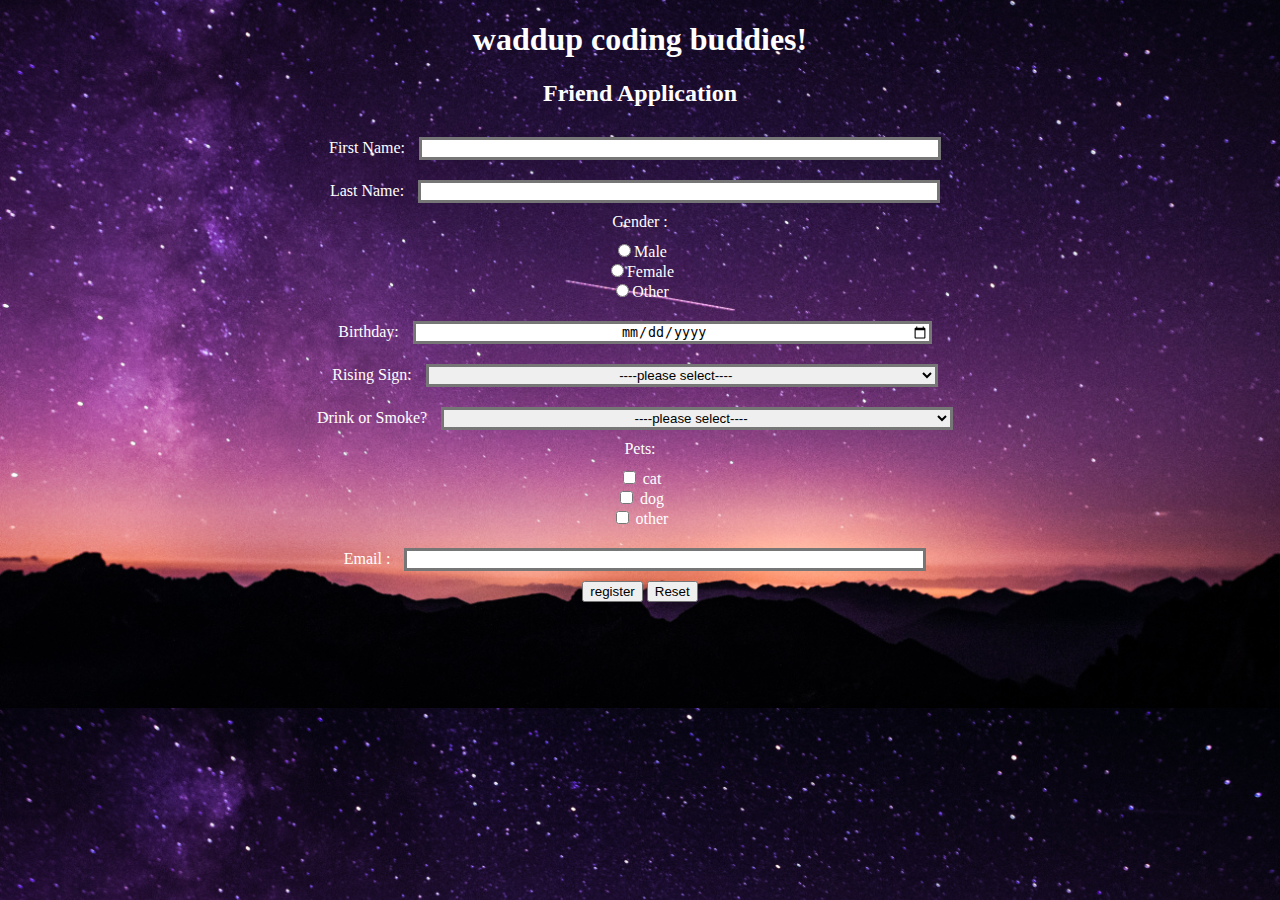
<file: index.html>
<!DOCTYPE html>
<html lang="en">
  <head>
    <meta charset="UTF-8" />
    <meta name="viewport" content="width=device-width, initial-scale=1.0" />
    <title>Document</title>
    <link rel="stylesheet" href="styles.css" />
  </head>
  <body>
    <form method="GET">
      <h1>waddup coding buddies!</h1>
      <h2>Friend Application</h2>
      First Name: <input type="text" name="firstName" id="" /><br />
      Last Name: <input type="text" name="lastName" id="" /><br />
      Gender :<br />
      <div class="gender">
        <input type="radio" name="gender" value="Male" />Male<br />
        <input type="radio" name="gender" value="Female" />Female<br />
        <input type="radio" name="gender" value="Other" />Other<br />
      </div>

      Birthday: <input type="date" id="" name="birthday" /><br />

      <label for="signs">
        Rising Sign:
        <select name="signs" id="signs">
          <option value="select">----please select----</option>
          <option value="aquarius">Aquarius</option>
          <option value="pisces">Pisces</option>
          <option value="aries">Aries</option>
          <option value="taurus">Taurus</option>
          <option value="gemini">Gemini</option>
          <option value="real">this stuff isn't real</option>
          <option value="cancer">Cancer</option>
          <option value="leo">Leo</option>
          <option value="virgo">Virgo</option>
          <option value="libra">Libra</option>
          <option value="scorpio">Scorpio</option>
          <option value="sagittarius">Sagittarius</option>
          <option value="capricorn">Capricorn</option>
        </select></label
      ><br />
      <label for="drugs"
        >Drink or Smoke?
        <select name="drugs" id="drugs">
          <option value="select">----please select----</option>
          <option value="drink">drink</option>
          <option value="smoke">smoke</option>
          <option value="yes">hell yii</option>
        </select> </label
      ><br />
      Pets:<br />
      <div class="pets">
        <input type="checkbox" name="cat" /> cat<br />
        <input type="checkbox" name="dog" /> dog<br />
        <input type="checkbox" name="other" /> other<br />
      </div>
      Email : <input type="email" name="email" id="" /><br />
      <input type="submit" value="register" />
      <input type="reset" name="" id="" />
    </form>
  </body>
</html>
</file>
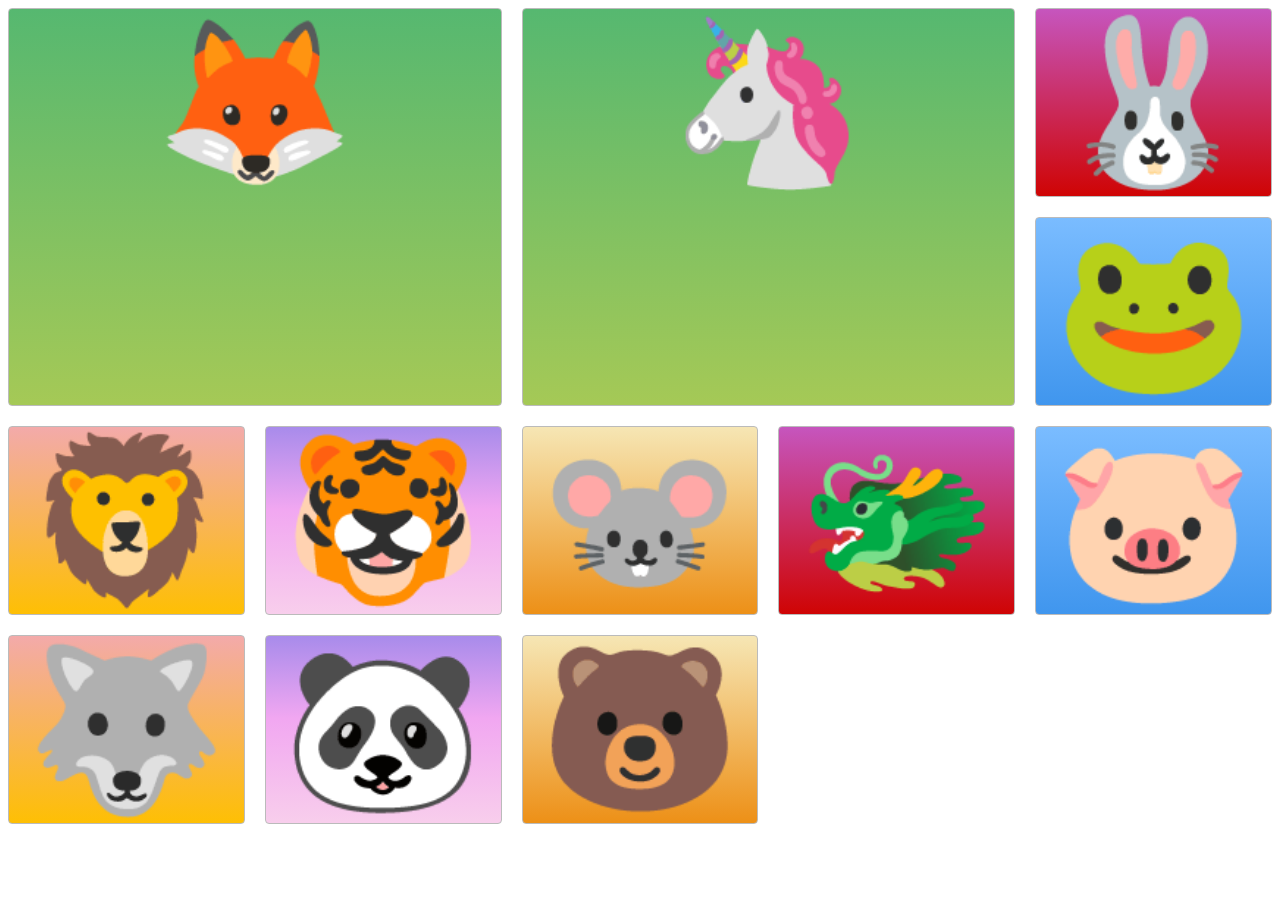
<file: css_grid/index.html>
<!DOCTYPE html>
<html>
<head>
  <!-- the below meta tag is default in most modern browsers. however if you have an
  older browser, the emojis may not show up properly. In which case you need this meta
  tag. Read more here: https://teamtreehouse.com/community/meta-charsetutf8-what-does-this-mean-or-what-does-it-do-i-deleted-it-from-the-code-and-nothing-changed -->
  <meta charset="utf-8" >  
  <title>Grid Master</title>
  <link rel="stylesheet" type="text/css" href="./style.css">
</head>
<body>
  <div class="container">
    <div class="zone green">🦊</div>
    <div class="zone red">🐰</div>
    <div class="zone blue">🐸</div>
    <div class="zone yellow">🦁</div>
    <div class="zone purple">🐯</div>
    <div class="zone brown">🐭</div>
    <div class="zone green">🦄</div>
    <div class="zone red">🐲</div>
    <div class="zone blue">🐷</div>
    <div class="zone yellow">🐺</div>
    <div class="zone purple">🐼</div>
    <div class="zone brown">🐻</div>
  </div>
</body>
</html>
</file>
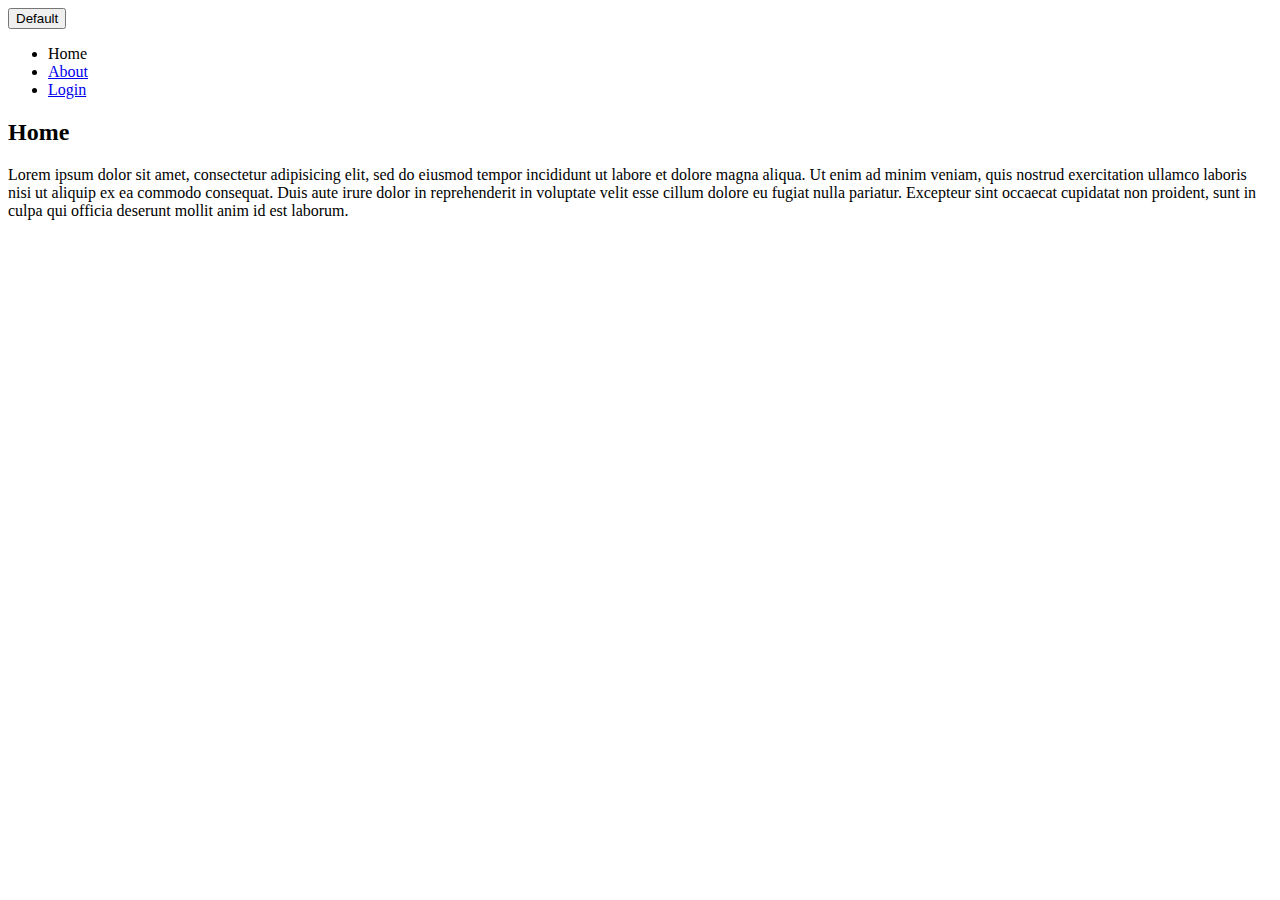
<file: project_files/index.html>
<!DOCTYPE html>
<html>
<head>
  <title>My first website!</title>
</head>
<body>
  <button class="btn btn-primary">Default</button>
  <header>
    <nav>
      <ul>
        <li>Home</li>
        <li><a href="about.html">About</a></li>
        <li><a href="login.html">Login</a></li>
      </ul>
    </nav>
  </header>
  <section>
    <h2>Home</h2>
    <p>Lorem ipsum dolor sit amet, consectetur adipisicing elit, sed do eiusmod
    tempor incididunt ut labore et dolore magna aliqua. Ut enim ad minim veniam,
    quis nostrud exercitation ullamco laboris nisi ut aliquip ex ea commodo
    consequat. Duis aute irure dolor in reprehenderit in voluptate velit esse
    cillum dolore eu fugiat nulla pariatur. Excepteur sint occaecat cupidatat non
    proident, sunt in culpa qui officia deserunt mollit anim id est laborum.</p>
  </section>
</body>
</html>
</file>
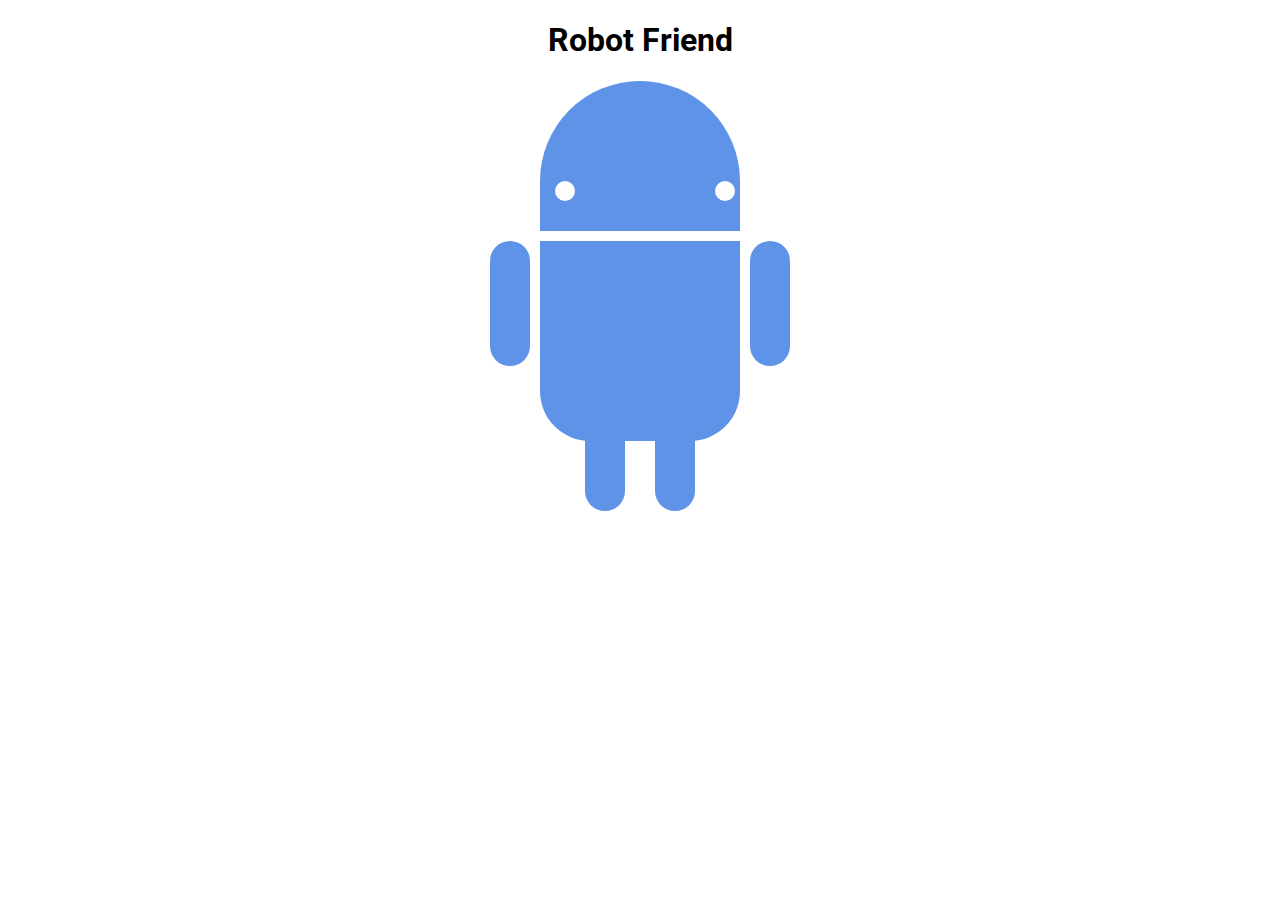
<file: robot/index.html>
<!DOCTYPE html>
<html>
<head>
	<title>RoboPage</title>
	<link rel="stylesheet" type="text/css" href="style.css">
	<link href="https://fonts.googleapis.com/css?family=Roboto" rel="stylesheet">
</head>
<body>
	<h1>Robot Friend</h1>
	<div class="robots">
		<div class="android"> 
			<div class="head">
				<div class="eyes"> 
					<div class="left_eye"></div>
					<div class="right_eye"></div>
				</div> 
				
				
			</div> 
			<div class="upper_body"> 
				<div class="left_arm"></div> 
				<div class="torso"></div> 
				<div class="right_arm"></div> 
			</div> 
			<div class="lower_body"> 
				<div class="left_leg"></div> 
				<div class="right_leg"></div> 
			</div> 
		</div>
	</div>
</body>
</html>
</file>
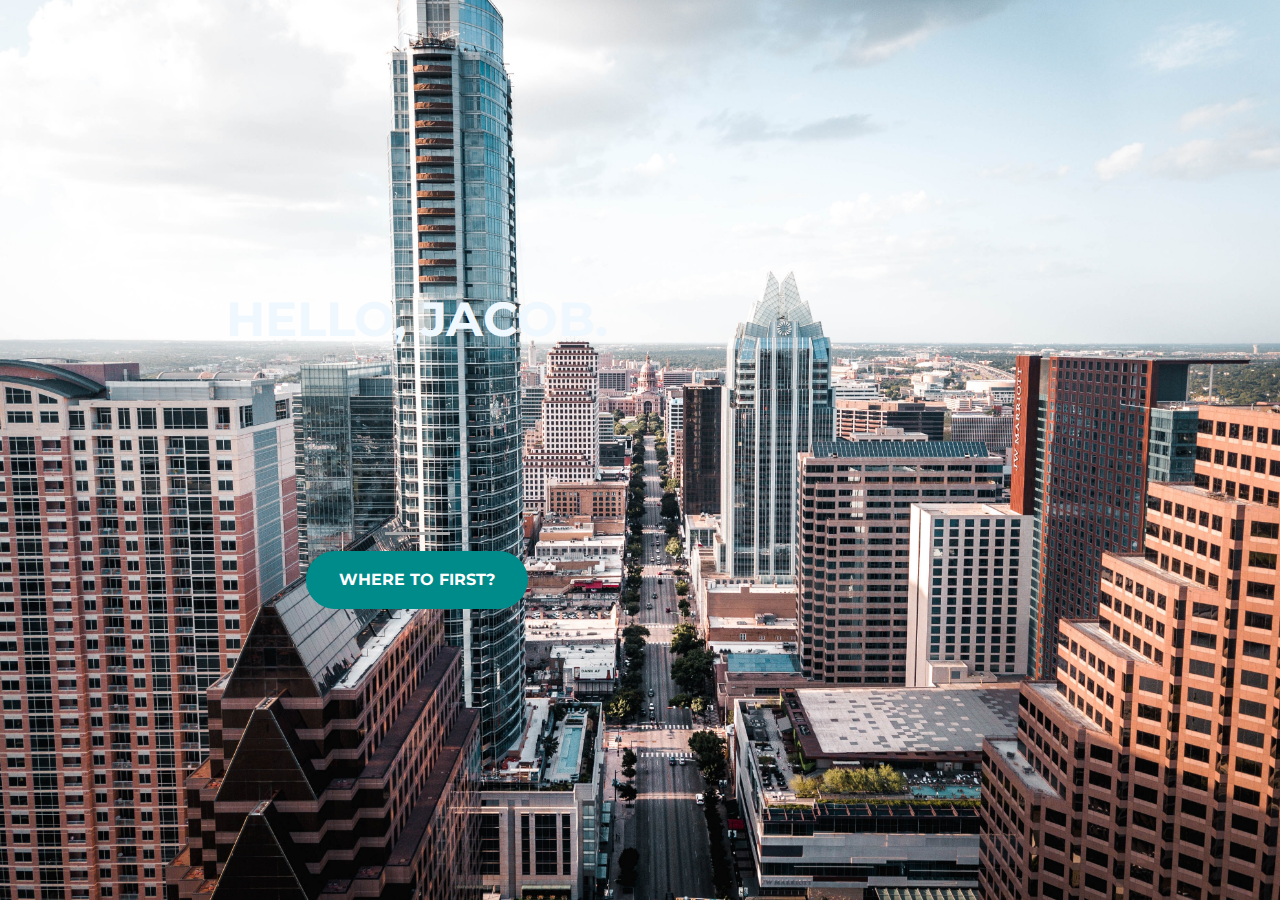
<file: startup_files/index.html>
<!DOCTYPE html>
<html>
  <head>
    <title>Startup</title>
    <meta charset="utf-8">
    <meta name="viewport" content="width=device-width, initial-scale=1, shrink-to-fit=no">

    <!-- Google Fonts -->
    <link href="https://fonts.googleapis.com/css?family=Montserrat" rel="stylesheet">

    <!-- Bootstrap CSS from a CDN. This way you don't have to include the bootstrap file yourself -->
    <link rel="stylesheet" href="https://stackpath.bootstrapcdn.com/bootstrap/4.3.1/css/bootstrap.min.css" integrity="sha384-ggOyR0iXCbMQv3Xipma34MD+dH/1fQ784/j6cY/iJTQUOhcWr7x9JvoRxT2MZw1T" crossorigin="anonymous">
    
    <!-- Your own stylesheet -->
    <link rel="stylesheet" type="text/css" href="style.css">
  </head>
  <body>
    <div class="container d-flex align-items-center h-100">
      <div class="row">
        <header class="text-center col-12">
          <h1 class="text-uppercase"><strong>Hello, Jacob.</strong></h1>
        </header>
        <div class="buffer col-12"></div>
        <section class="text-center col-12">
          <hr>
          <a href="https://mailchi.mp/a5a9f9a492cf/startup">
            <button class="btn btn-primary btn-xl">Where to first?</button>
          </a>
        </section>
      </div>
    </div>
  </body>
</html>
</file>
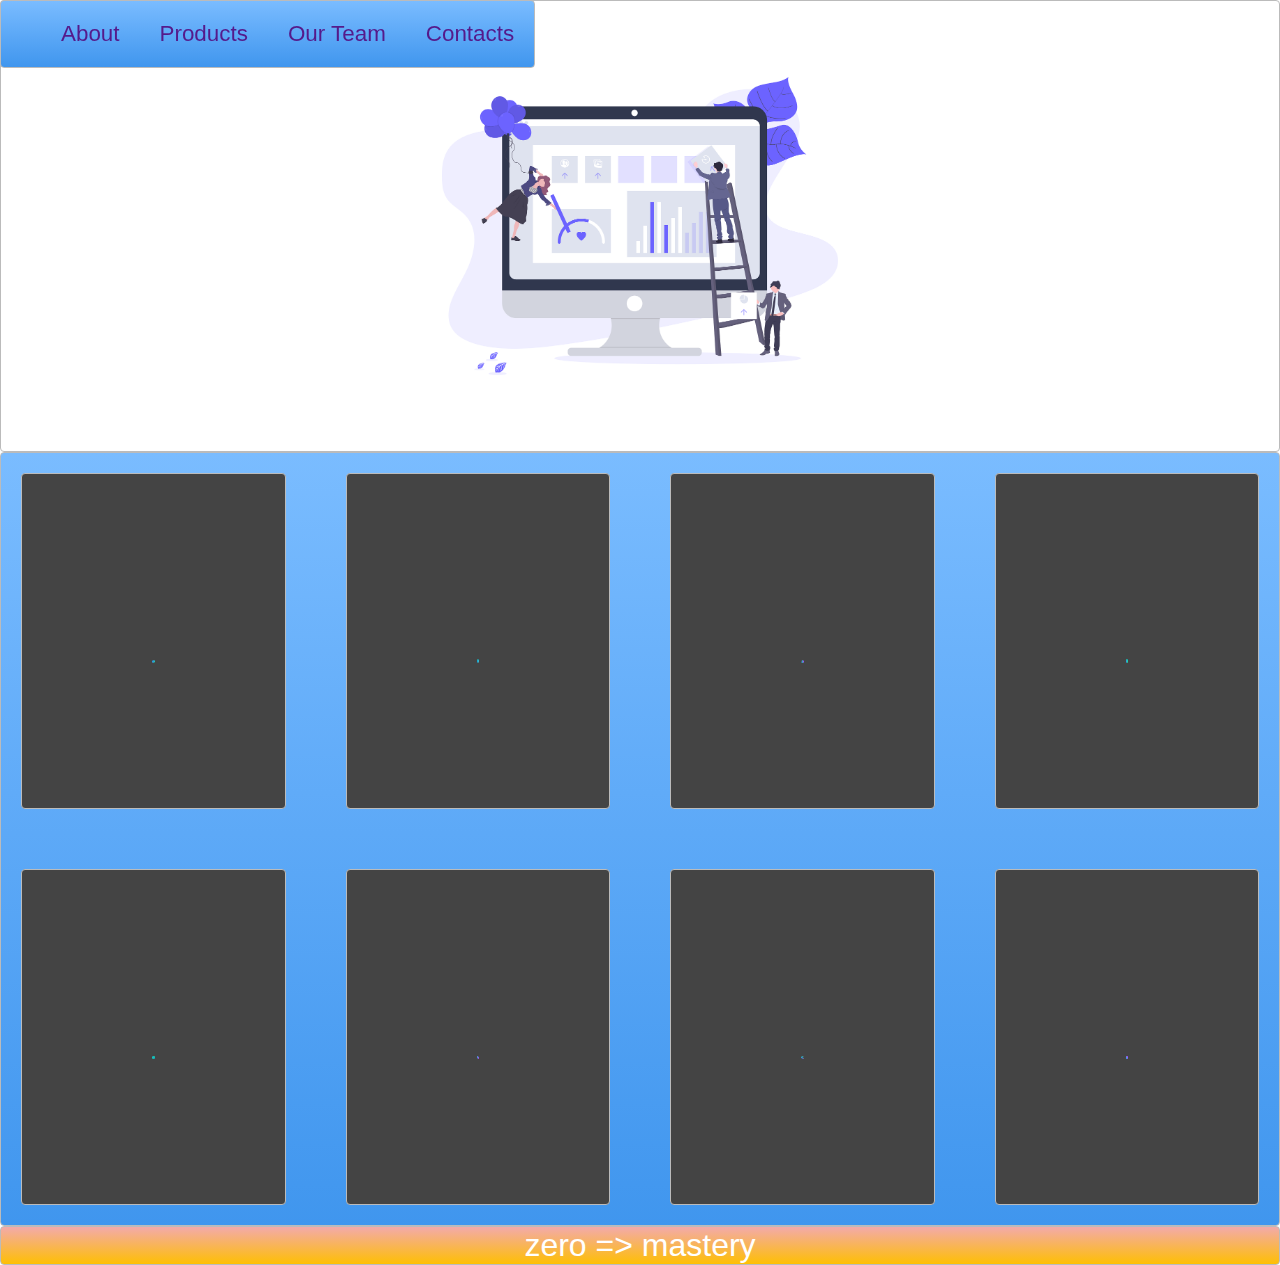
<file: css_layout/project-start/index.html>
<!DOCTYPE html>
<html>
<head>
  <title>Layout Master</title>
  <link rel="stylesheet" type="text/css" href="./style.css">
</head>
<body>
  <nav class="zone blue sticky">
    <ul class="main-nav">
      <li><a href="">About</a></li>
      <li><a href="">Products</a></li>
      <li><a href="">Our Team</a></li>
      <li class="push"><a href="">Contacts</a></li>
    </ul>
  </nav>
  <div class="container zone"><img class="cover" src="./img/undraw.png"></div>
  <div class="zone blue grid-wrapper">
    <div class="box zone"><img src="./img/files_2.png"></div>
    <div class="box zone"><img src="./img/server_2_2.png"></div>
    <div class="box zone"><img src="./img/monitor_settings_2.png"></div>
    <div class="box zone"><img src="./img/server_3.png"></div>
    <div class="box zone"><img src="./img/data_storage_2_2.png"></div>
    <div class="box zone"><img src="./img/monitor_coding_2.png"></div>
    <div class="box zone"><img src="./img/desktop_analytics_2.png"></div>
    <div class="box zone"><img src="./img/server_safe_2.png"></div>
  </div>  
  <footer class="zone yellow">zero => mastery</footer>
</body>
</html>
</file>
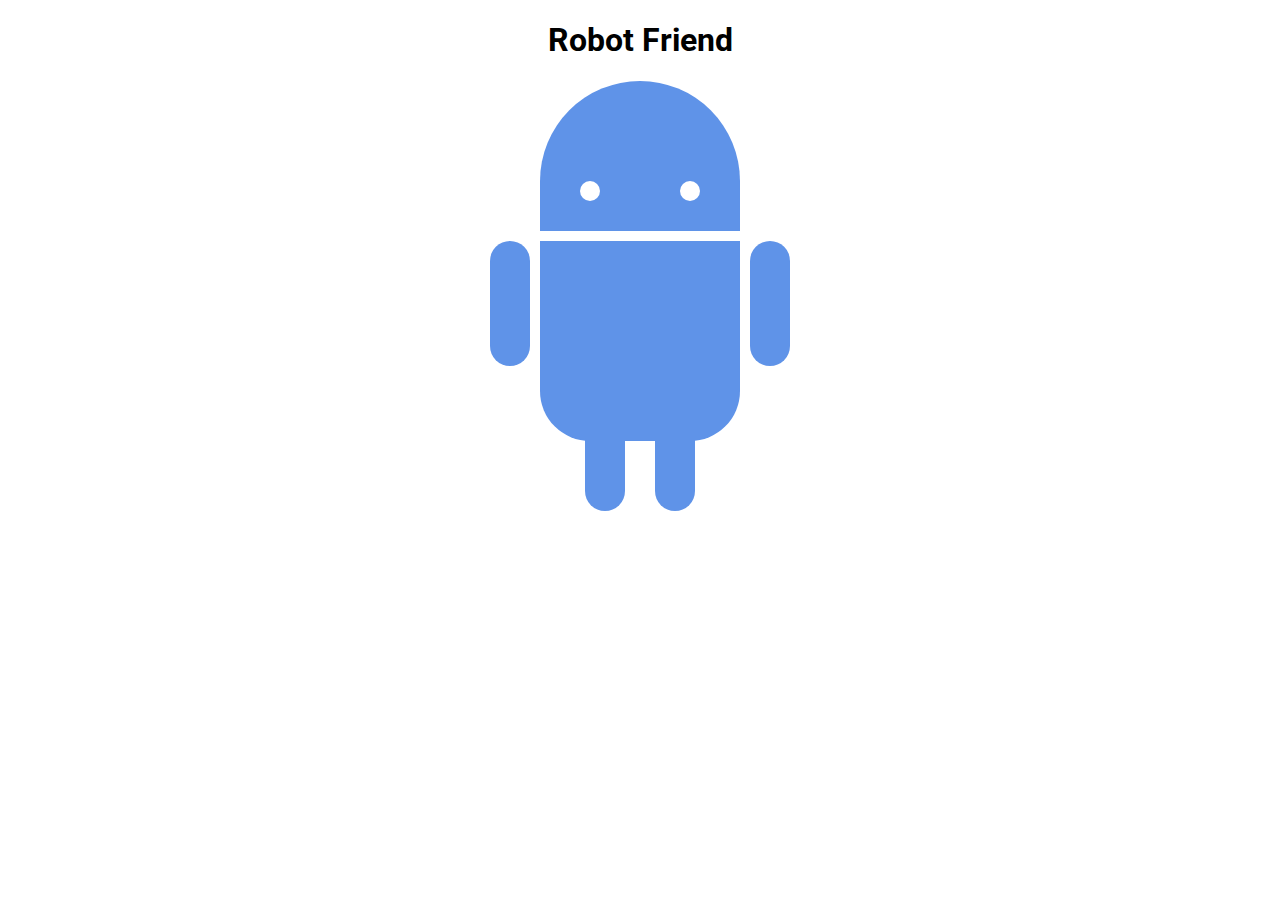
<file: robot/robotfriend/index.html>
<!DOCTYPE html>
<html>
<head>
	<title>RoboPage</title>
	<link rel="stylesheet" type="text/css" href="style.css">
	<link href="https://fonts.googleapis.com/css?family=Roboto" rel="stylesheet">
</head>
<body>
	<h1>Robot Friend</h1>
	<div class="robots">
		<div class="android"> 
			<div class="head"> 
				<div class="eyes"> 
					<div class="left_eye"></div> 
					<div class="right_eye"></div>
				</div> 
			</div> 
			<div class="upper_body"> 
				<div class="left_arm"></div> 
				<div class="torso"></div> 
				<div class="right_arm"></div> 
			</div> 
			<div class="lower_body"> 
				<div class="left_leg"></div> 
				<div class="right_leg"></div> 
			</div> 
		</div>
	</div>
</body>
</html>
</file>
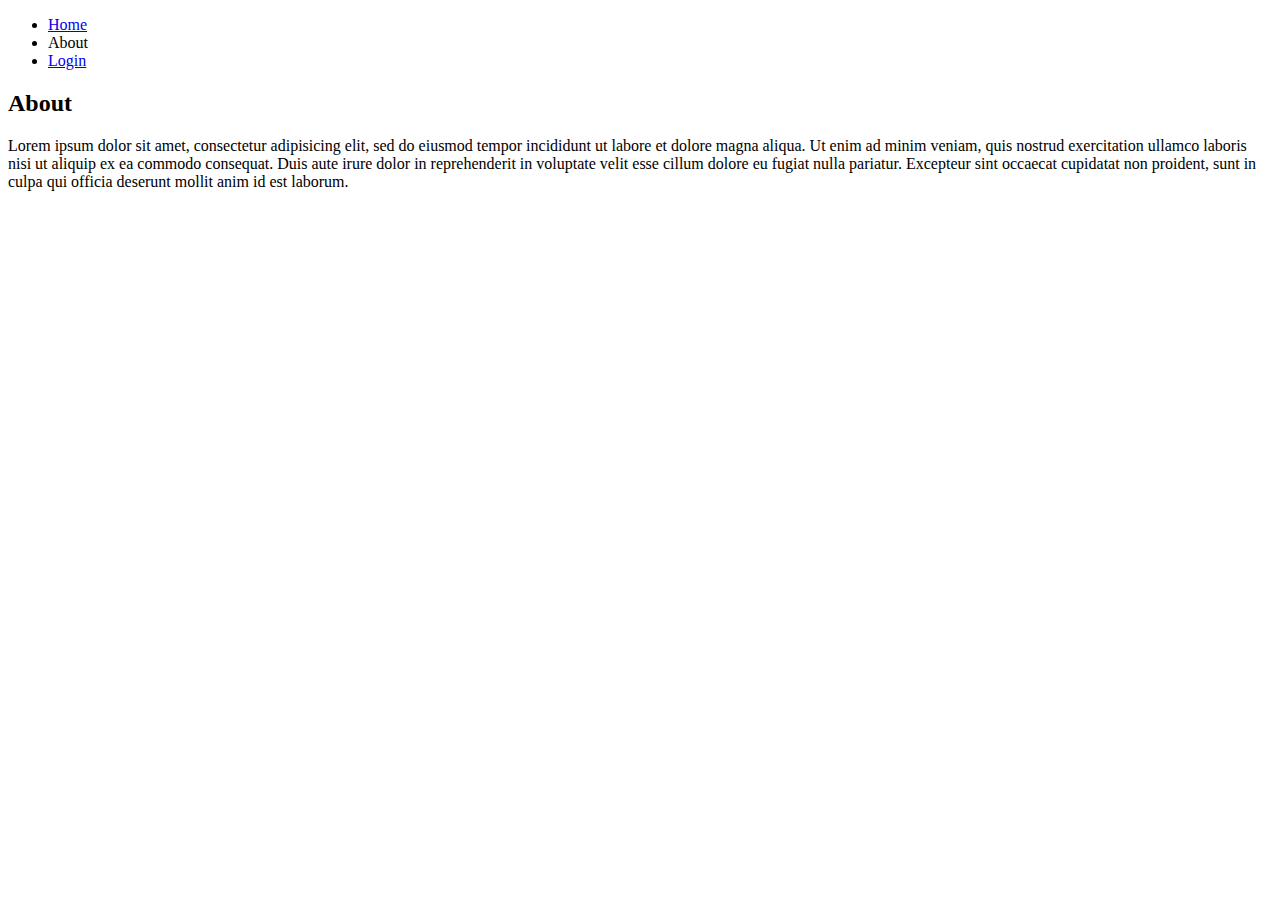
<file: project_files/about.html>
<!DOCTYPE html>
<html>
<head>
  <title>My first website!</title>
</head>
<body>
  <header>
    <nav>
      <ul>
        <li><a href="index.html">Home</a></li>
        <li>About</li>
        <li><a href="login.html">Login</a></li>
      </ul>
    </nav>
  </header>
  <section>
    <h2>About</h2>
    <p>Lorem ipsum dolor sit amet, consectetur adipisicing elit, sed do eiusmod
    tempor incididunt ut labore et dolore magna aliqua. Ut enim ad minim veniam,
    quis nostrud exercitation ullamco laboris nisi ut aliquip ex ea commodo
    consequat. Duis aute irure dolor in reprehenderit in voluptate velit esse
    cillum dolore eu fugiat nulla pariatur. Excepteur sint occaecat cupidatat non
    proident, sunt in culpa qui officia deserunt mollit anim id est laborum.</p>
  </section>
</body>
</html>
</file>
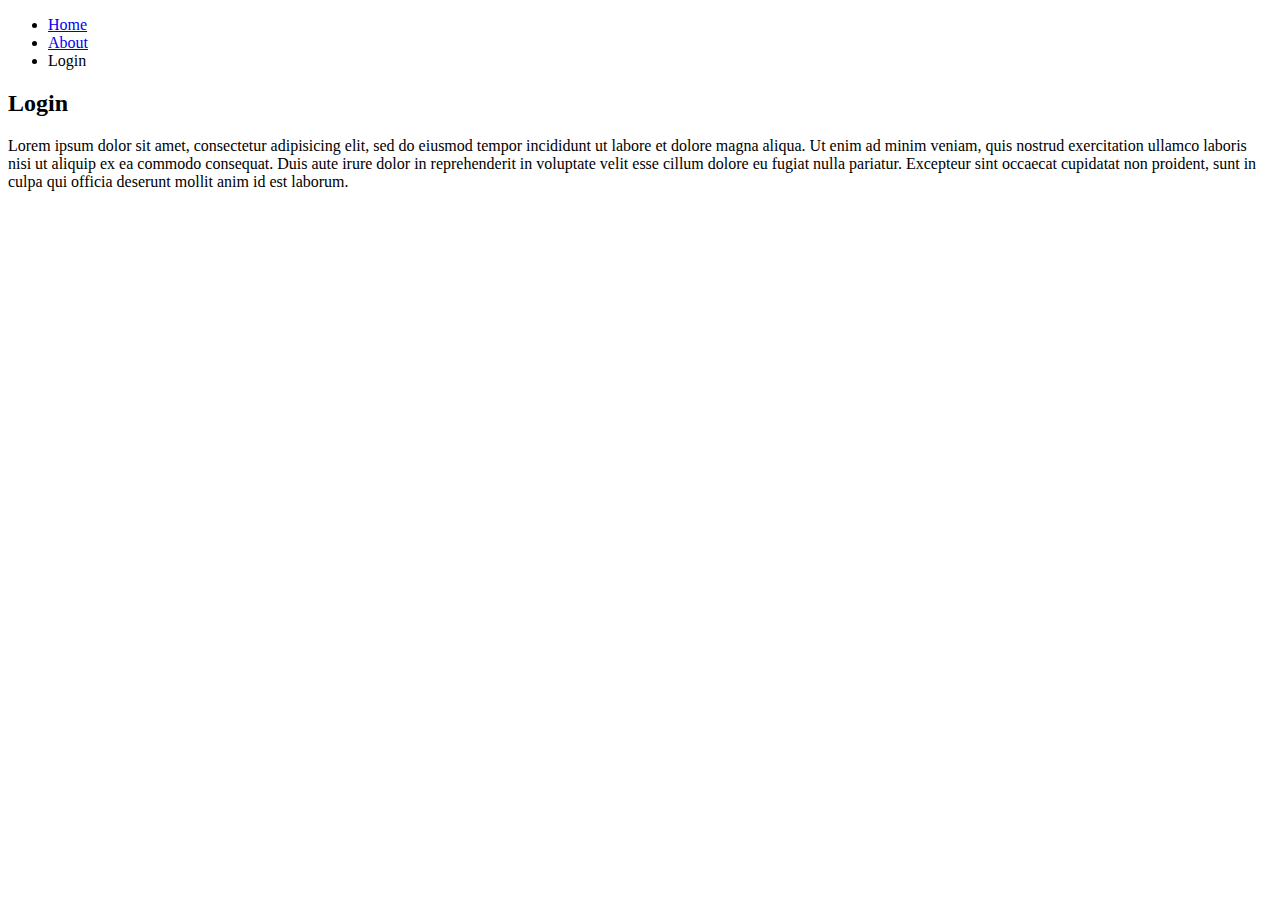
<file: project_files/login.html>
<!DOCTYPE html>
<html>
<head>
  <title>My first website!</title>
</head>
<body>
  <header>
    <nav>
      <ul>
        <li><a href="index.html">Home</a></li>
        <li><a href="about.html">About</a></li>
        <li>Login</li>
      </ul>
    </nav>
  </header>
  <section>
    <h2>Login</h2>
    <p>Lorem ipsum dolor sit amet, consectetur adipisicing elit, sed do eiusmod
    tempor incididunt ut labore et dolore magna aliqua. Ut enim ad minim veniam,
    quis nostrud exercitation ullamco laboris nisi ut aliquip ex ea commodo
    consequat. Duis aute irure dolor in reprehenderit in voluptate velit esse
    cillum dolore eu fugiat nulla pariatur. Excepteur sint occaecat cupidatat non
    proident, sunt in culpa qui officia deserunt mollit anim id est laborum.</p>
  </section>
</body>
</html>
</file>
<file: styles.css>
body {
  background-image: url("vincentiu-solomon-ln5drpv_ImI-unsplash.jpg");
  height: 100%;
  background-position: center;
  background-size: cover;
  margin: auto;
  text-align: center;
  color: white;
}

input[type="text"],
[type="data"],
[type="email"],
[type="date"],
select {
  text-align: center;
  width: 40%;
  padding: 8px, 0px;
  margin: 10px;
  border-style: solid;
  border-width: medium;
}

.pets,
.gender {
  margin: auto;
  width: 50%;
  padding: 10px;
  text-align: center;
  vertical-align: middle;
}
</file>
<file: css_grid/style.css>
.container {
  display: grid;
  gap: 20px;
  grid-template-columns: repeat(auto-fill, minmax(200px, 1fr));
  grid-template-rows: 1fr;
  justify-content: ;
}

.green {
  grid-column: span 2;
  grid-row: 1/3;
}
.zone {
  cursor: pointer;
  /* display: inline-block; */
  text-align: center;
  font-size: 10em;
  border-radius: 4px;
  border: 1px solid #bbb;
  transition: all 0.3s linear;
}

.zone:hover {
  -webkit-box-shadow: rgba(0, 0, 0, 0.8) 0px 5px 15px,
    inset rgba(0, 0, 0, 0.15) 0px -10px 20px;
  -moz-box-shadow: rgba(0, 0, 0, 0.8) 0px 5px 15px,
    inset rgba(0, 0, 0, 0.15) 0px -10px 20px;
  -o-box-shadow: rgba(0, 0, 0, 0.8) 0px 5px 15px,
    inset rgba(0, 0, 0, 0.15) 0px -10px 20px;
  box-shadow: rgba(0, 0, 0, 0.8) 0px 5px 15px,
    inset rgba(0, 0, 0, 0.15) 0px -10px 20px;
}

/*https://paulund.co.uk/how-to-create-shiny-css-buttons*/
/***********************************************************************
 *  Green Background
 **********************************************************************/
.green {
  background: #56b870; /* Old browsers */
  background: -moz-linear-gradient(top, #56b870 0%, #a5c956 100%); /* FF3.6+ */
  background: -webkit-gradient(
    linear,
    left top,
    left bottom,
    color-stop(0%, #56b870),
    color-stop(100%, #a5c956)
  ); /* Chrome,Safari4+ */
  background: -webkit-linear-gradient(
    top,
    #56b870 0%,
    #a5c956 100%
  ); /* Chrome10+,Safari5.1+ */
  background: -o-linear-gradient(
    top,
    #56b870 0%,
    #a5c956 100%
  ); /* Opera 11.10+ */
  background: -ms-linear-gradient(top, #56b870 0%, #a5c956 100%); /* IE10+ */
  background: linear-gradient(top, #56b870 0%, #a5c956 100%); /* W3C */
}

/***********************************************************************
 *  Red Background
 **********************************************************************/
.red {
  background: #c655be; /* Old browsers */
  background: -moz-linear-gradient(top, #c655be 0%, #cf0404 100%); /* FF3.6+ */
  background: -webkit-gradient(
    linear,
    left top,
    left bottom,
    color-stop(0%, #c655be),
    color-stop(100%, #cf0404)
  ); /* Chrome,Safari4+ */
  background: -webkit-linear-gradient(
    top,
    #c655be 0%,
    #cf0404 100%
  ); /* Chrome10+,Safari5.1+ */
  background: -o-linear-gradient(
    top,
    #c655be 0%,
    #cf0404 100%
  ); /* Opera 11.10+ */
  background: -ms-linear-gradient(top, #c655be 0%, #cf0404 100%); /* IE10+ */
  background: linear-gradient(top, #c655be 0%, #cf0404 100%); /* W3C */
}

/***********************************************************************
 *  Yellow Background
 **********************************************************************/
.yellow {
  background: #f3aaaa; /* Old browsers */
  background: -moz-linear-gradient(top, #f3aaaa 0%, #febf04 100%); /* FF3.6+ */
  background: -webkit-gradient(
    linear,
    left top,
    left bottom,
    color-stop(0%, #f3aaaa),
    color-stop(100%, #febf04)
  ); /* Chrome,Safari4+ */
  background: -webkit-linear-gradient(
    top,
    #f3aaaa 0%,
    #febf04 100%
  ); /* Chrome10+,Safari5.1+ */
  background: -o-linear-gradient(
    top,
    #f3aaaa 0%,
    #febf04 100%
  ); /* Opera 11.10+ */
  background: -ms-linear-gradient(top, #f3aaaa 0%, #febf04 100%); /* IE10+ */
  background: linear-gradient(top, #f3aaaa 0%, #febf04 100%); /* W3C */
}

/***********************************************************************
 *  Blue Background
 **********************************************************************/
.blue {
  background: #7abcff; /* Old browsers */
  background: -moz-linear-gradient(
    top,
    #7abcff 0%,
    #60abf8 44%,
    #4096ee 100%
  ); /* FF3.6+ */
  background: -webkit-gradient(
    linear,
    left top,
    left bottom,
    color-stop(0%, #7abcff),
    color-stop(44%, #60abf8),
    color-stop(100%, #4096ee)
  ); /* Chrome,Safari4+ */
  background: -webkit-linear-gradient(
    top,
    #7abcff 0%,
    #60abf8 44%,
    #4096ee 100%
  ); /* Chrome10+,Safari5.1+ */
  background: -o-linear-gradient(
    top,
    #7abcff 0%,
    #60abf8 44%,
    #4096ee 100%
  ); /* Opera 11.10+ */
  background: -ms-linear-gradient(
    top,
    #7abcff 0%,
    #60abf8 44%,
    #4096ee 100%
  ); /* IE10+ */
  background: linear-gradient(
    top,
    #7abcff 0%,
    #60abf8 44%,
    #4096ee 100%
  ); /* W3C */
}

/***********************************************************************
 *  Purple Background
 **********************************************************************/
.purple {
  background: #a88beb; /* Old browsers */
  background: -moz-linear-gradient(
    top,
    #a88beb 0%,
    #f1a7f1 44%,
    #f8ceec 100%
  ); /* FF3.6+ */
  background: -webkit-gradient(
    linear,
    left top,
    left bottom,
    color-stop(0%, #a88beb),
    color-stop(44%, #f1a7f1),
    color-stop(100%, #f8ceec)
  ); /* Chrome,Safari4+ */
  background: -webkit-linear-gradient(
    top,
    #a88beb 0%,
    #f1a7f1 44%,
    #f8ceec 100%
  ); /* Chrome10+,Safari5.1+ */
  background: -o-linear-gradient(
    top,
    #a88beb 0%,
    #f1a7f1 44%,
    #f8ceec 100%
  ); /* Opera 11.10+ */
  background: -ms-linear-gradient(
    top,
    #a88beb 0%,
    #f1a7f1 44%,
    #f8ceec 100%
  ); /* IE10+ */
  background: linear-gradient(
    top,
    #a88beb 0%,
    #f1a7f1 44%,
    #f8ceec 100%
  ); /* W3C */
}

/***********************************************************************
 *  Brown Background
 **********************************************************************/
.brown {
  background: #f6e6b4; /* Old browsers */
  background: -moz-linear-gradient(top, #f6e6b4 0%, #ed9017 100%); /* FF3.6+ */
  background: -webkit-gradient(
    linear,
    left top,
    left bottom,
    color-stop(0%, #f6e6b4),
    color-stop(100%, #ed9017)
  ); /* Chrome,Safari4+ */
  background: -webkit-linear-gradient(
    top,
    #f6e6b4 0%,
    #ed9017 100%
  ); /* Chrome10+,Safari5.1+ */
  background: -o-linear-gradient(
    top,
    #f6e6b4 0%,
    #ed9017 100%
  ); /* Opera 11.10+ */
  background: -ms-linear-gradient(top, #f6e6b4 0%, #ed9017 100%); /* IE10+ */
  background: linear-gradient(top, #f6e6b4 0%, #ed9017 100%); /* W3C */
  filter: progid:DXImageTransform.Microsoft.gradient( startColorstr='#f6e6b4', endColorstr='#ed9017',GradientType=0 ); /* IE6-9 */
}
</file>
<file: robot/style.css>
h1 {
  text-align: center;
  font-family: "Roboto", sans-serif;
}

.robots {
  /* flex-wrap: wrap; */
  display: flex;
  justify-content: center;
}

.head,
.left_arm,
.torso,
.right_arm,
.left_leg,
.right_leg {
  background-color: #5f93e8;
}

.head {
  width: 200px;
  margin: 0 auto;
  height: 150px;
  border-radius: 200px 200px 0 0;
  margin-bottom: 10px;
  display: flex;
}

.eyes {
  display: flex;
}

.head:hover {
  width: 300px;
  transition: 1s ease-in-out;
}

.upper_body {
  width: 300px;
  height: 150px;
  display: flex;
}

.left_arm,
.right_arm {
  width: 40px;
  height: 125px;
  border-radius: 100px;
}

.left_arm {
  margin-right: 10px;
}

.right_arm {
  margin-left: 10px;
}

.torso {
  width: 200px;
  height: 200px;
  border-radius: 0 0 50px 50px;
}

.lower_body {
  width: 200px;
  height: 200px;
  /* This is another useful property. Hmm what do you think it does?*/
  margin: 0 auto;
  display: flex;
}

.left_leg,
.right_leg {
  width: 40px;
  height: 120px;
  border-radius: 0 0 100px 100px;
}

.left_leg {
  margin-left: 45px;
}

.left_leg:hover {
  -webkit-transform: rotate(20deg);
  -moz-transform: rotate(20deg);
  -o-transform: rotate(20deg);
  -ms-transform: rotate(20deg);
  transform: rotate(20deg);
}

.right_leg {
  margin-left: 30px;
}
.right_leg:hover {
  -webkit-transform: rotate(-20deg);
  -moz-transform: rotate(-20deg);
  -o-transform: rotate(-20deg);
  -ms-transform: rotate(-20deg);
  transform: rotate(-20deg);
}

.left_eye,
.right_eye {
  width: 20px;
  height: 20px;
  border-radius: 15px;
  background-color: white;
}

.left_eye {
  /* These properties are new and you haven't encountered
	in this course. Check out CSS Tricks to see what it does! */
  position: relative;
  top: 100px;
  left: 15px;
}

.right_eye {
  position: relative;
  top: 100px;
  left: 155px;
}
</file>
<file: startup_files/style.css>
body,
html {
  width: 100%;
  height: 100%;
  font-family: "Montserrat", sans-serif;
  background: url(header.jpg) no-repeat center center fixed;
  -webkit-background-size: cover;
  -moz-background-size: cover;
  -o-background-size: cover;
  background-size: cover;
  /* added this to try and center everything in wide screen viewing */
  align-items: center;
}

h1 {
  font-size: 3rem;
  color: aliceblue;
}
hr {
  border-color: darkgray;
  border-width: 3px;
  max-width: 65px;
}

.buffer {
  height: 10rem;
}
.btn {
  font-weight: 700;
  border-radius: 300px;
  text-transform: uppercase;
}
.btn-primary {
  background-color: darkcyan;
  border-color: darkcyan;
}

.btn-primary:hover {
  background-color: darkgray;
  border-color: darkgray;
  border-width: 4px;
}
.btn-xl {
  padding: 1rem 2rem;
}
</file>
<file: css_layout/project-start/style.css>
body {
  margin: auto 0;
  font-family: Arial, Helvetica, sans-serif;
}

.zone {
  /* padding: 30px 50px;
  margin: 40px 60px; */
  cursor: pointer;
  /* display: inline-block; */
  color: #fff;
  font-size: 2em;
  border-radius: 4px;
  border: 1px solid #bbb;
  transition: all 0.3s linear;
}

.zone:hover {
  -webkit-box-shadow: rgba(0, 0, 0, 0.8) 0px 5px 15px,
    inset rgba(0, 0, 0, 0.15) 0px -10px 20px;
  -moz-box-shadow: rgba(0, 0, 0, 0.8) 0px 5px 15px,
    inset rgba(0, 0, 0, 0.15) 0px -10px 20px;
  -o-box-shadow: rgba(0, 0, 0, 0.8) 0px 5px 15px,
    inset rgba(0, 0, 0, 0.15) 0px -10px 20px;
  box-shadow: rgba(0, 0, 0, 0.8) 0px 5px 15px,
    inset rgba(0, 0, 0, 0.15) 0px -10px 20px;
}

.box:hover {
  -webkit-transform: rotate(-7deg);
  -moz-transform: rotate(-7deg);
  -o-transform: rotate(-7deg);
  transform: rotate(-7deg);
}

/* NAV */
.sticky {
  position: fixed;
  top: 0%;
  width 100%;
}
.main-nav {
  display: flex;
  list-style: none;
  font-size: 0.7em;
  margin: 0;
}

.push {
  margin-left: auto;
}

li {
  padding: 20px;
}
a {
  color: f5f5f6;
  text-decoration: none;
}

/* COVER */
.container {
  display: flex;
  align-items: center;
  justify-content: center;
  height: 50vh;
}
.cover {
  width: 30rem;
}

/* GRID */
.grid-wrapper {
  display: grid;
  grid-gap: 20px;
  grid-template-columns: repeat(auto-fill, minmax(300px, 1fr));
}
.box > img {
  width: 100%;
}

.box {
  background-color: #444;
  padding: 130px;
  margin: 20px;
}
footer {
  text-align: center;
}

/*https://paulund.co.uk/how-to-create-shiny-css-buttons*/
/***********************************************************************
 *  Green Background
 **********************************************************************/
.green {
  background: #56b870; /* Old browsers */
  background: -moz-linear-gradient(top, #56b870 0%, #a5c956 100%); /* FF3.6+ */
  background: -webkit-gradient(
    linear,
    left top,
    left bottom,
    color-stop(0%, #56b870),
    color-stop(100%, #a5c956)
  ); /* Chrome,Safari4+ */
  background: -webkit-linear-gradient(
    top,
    #56b870 0%,
    #a5c956 100%
  ); /* Chrome10+,Safari5.1+ */
  background: -o-linear-gradient(
    top,
    #56b870 0%,
    #a5c956 100%
  ); /* Opera 11.10+ */
  background: -ms-linear-gradient(top, #56b870 0%, #a5c956 100%); /* IE10+ */
  background: linear-gradient(top, #56b870 0%, #a5c956 100%); /* W3C */
}

/***********************************************************************
 *  Red Background
 **********************************************************************/
.red {
  background: #c655be; /* Old browsers */
  background: -moz-linear-gradient(top, #c655be 0%, #cf0404 100%); /* FF3.6+ */
  background: -webkit-gradient(
    linear,
    left top,
    left bottom,
    color-stop(0%, #c655be),
    color-stop(100%, #cf0404)
  ); /* Chrome,Safari4+ */
  background: -webkit-linear-gradient(
    top,
    #c655be 0%,
    #cf0404 100%
  ); /* Chrome10+,Safari5.1+ */
  background: -o-linear-gradient(
    top,
    #c655be 0%,
    #cf0404 100%
  ); /* Opera 11.10+ */
  background: -ms-linear-gradient(top, #c655be 0%, #cf0404 100%); /* IE10+ */
  background: linear-gradient(top, #c655be 0%, #cf0404 100%); /* W3C */
}

/***********************************************************************
 *  Yellow Background
 **********************************************************************/
.yellow {
  background: #f3aaaa; /* Old browsers */
  background: -moz-linear-gradient(top, #f3aaaa 0%, #febf04 100%); /* FF3.6+ */
  background: -webkit-gradient(
    linear,
    left top,
    left bottom,
    color-stop(0%, #f3aaaa),
    color-stop(100%, #febf04)
  ); /* Chrome,Safari4+ */
  background: -webkit-linear-gradient(
    top,
    #f3aaaa 0%,
    #febf04 100%
  ); /* Chrome10+,Safari5.1+ */
  background: -o-linear-gradient(
    top,
    #f3aaaa 0%,
    #febf04 100%
  ); /* Opera 11.10+ */
  background: -ms-linear-gradient(top, #f3aaaa 0%, #febf04 100%); /* IE10+ */
  background: linear-gradient(top, #f3aaaa 0%, #febf04 100%); /* W3C */
}

/***********************************************************************
 *  Blue Background
 **********************************************************************/
.blue {
  background: #7abcff; /* Old browsers */
  background: -moz-linear-gradient(
    top,
    #7abcff 0%,
    #60abf8 44%,
    #4096ee 100%
  ); /* FF3.6+ */
  background: -webkit-gradient(
    linear,
    left top,
    left bottom,
    color-stop(0%, #7abcff),
    color-stop(44%, #60abf8),
    color-stop(100%, #4096ee)
  ); /* Chrome,Safari4+ */
  background: -webkit-linear-gradient(
    top,
    #7abcff 0%,
    #60abf8 44%,
    #4096ee 100%
  ); /* Chrome10+,Safari5.1+ */
  background: -o-linear-gradient(
    top,
    #7abcff 0%,
    #60abf8 44%,
    #4096ee 100%
  ); /* Opera 11.10+ */
  background: -ms-linear-gradient(
    top,
    #7abcff 0%,
    #60abf8 44%,
    #4096ee 100%
  ); /* IE10+ */
  background: linear-gradient(
    top,
    #7abcff 0%,
    #60abf8 44%,
    #4096ee 100%
  ); /* W3C */
}
</file>
<file: robot/robotfriend/style.css>
h1 {
	text-align: center;
	font-family: 'Roboto', sans-serif;
}

.robots {
	flex-wrap: wrap;
	display: flex;
	justify-content: center;
}

.head, 
.left_arm, 
.torso, 
.right_arm, 
.left_leg, 
.right_leg {
	 background-color: #5f93e8;
}

.head { 
	width: 200px; 
	margin: 0 auto; 
	height: 150px; 
	border-radius: 200px 200px 0 0; 
	margin-bottom: 10px;
} 

.eyes {
	display: flex
}

.head:hover {
	width: 300px;
    transition: 1s ease-in-out;
}

.upper_body { 
	width: 300px; 
	height: 150px;
	display: flex; 
} 

.left_arm, .right_arm { 
	width: 40px; 
	height: 125px;
	border-radius: 100px; 
} 

.left_arm { 
	margin-right: 10px; 
} 

.right_arm { 
	margin-left: 10px; 
} 

.torso { 
	width: 200px; 
	height: 200px;
	border-radius: 0 0 50px 50px; 
} 

.lower_body { 
	width: 200px; 
	height: 200px;
	/* This is another useful property. Hmm what do you think it does?*/
	margin: 0 auto;
	display: flex; 
} 

.left_leg, .right_leg { 
	width: 40px; 
	height: 120px;
	border-radius: 0 0 100px 100px; 
} 

.left_leg { 
	margin-left: 45px; 
} 

.left_leg:hover {
	-webkit-transform: rotate(20deg);
    -moz-transform: rotate(20deg);
    -o-transform: rotate(20deg);
    -ms-transform: rotate(20deg);
    transform: rotate(20deg);
}

.right_leg { 
	margin-left: 30px; 
}

.left_eye, .right_eye { 
	width: 20px; 
	height: 20px; 
	border-radius: 15px; 
	background-color: white;  
} 

.left_eye { 
	/* These properties are new and you haven't encountered
	in this course. Check out CSS Tricks to see what it does! */
	position: relative; 
	top: 100px; 
	left: 40px; 
} 

.right_eye { 
	position: relative; 
	top: 100px; 
	left: 120px; 
}
</file>
